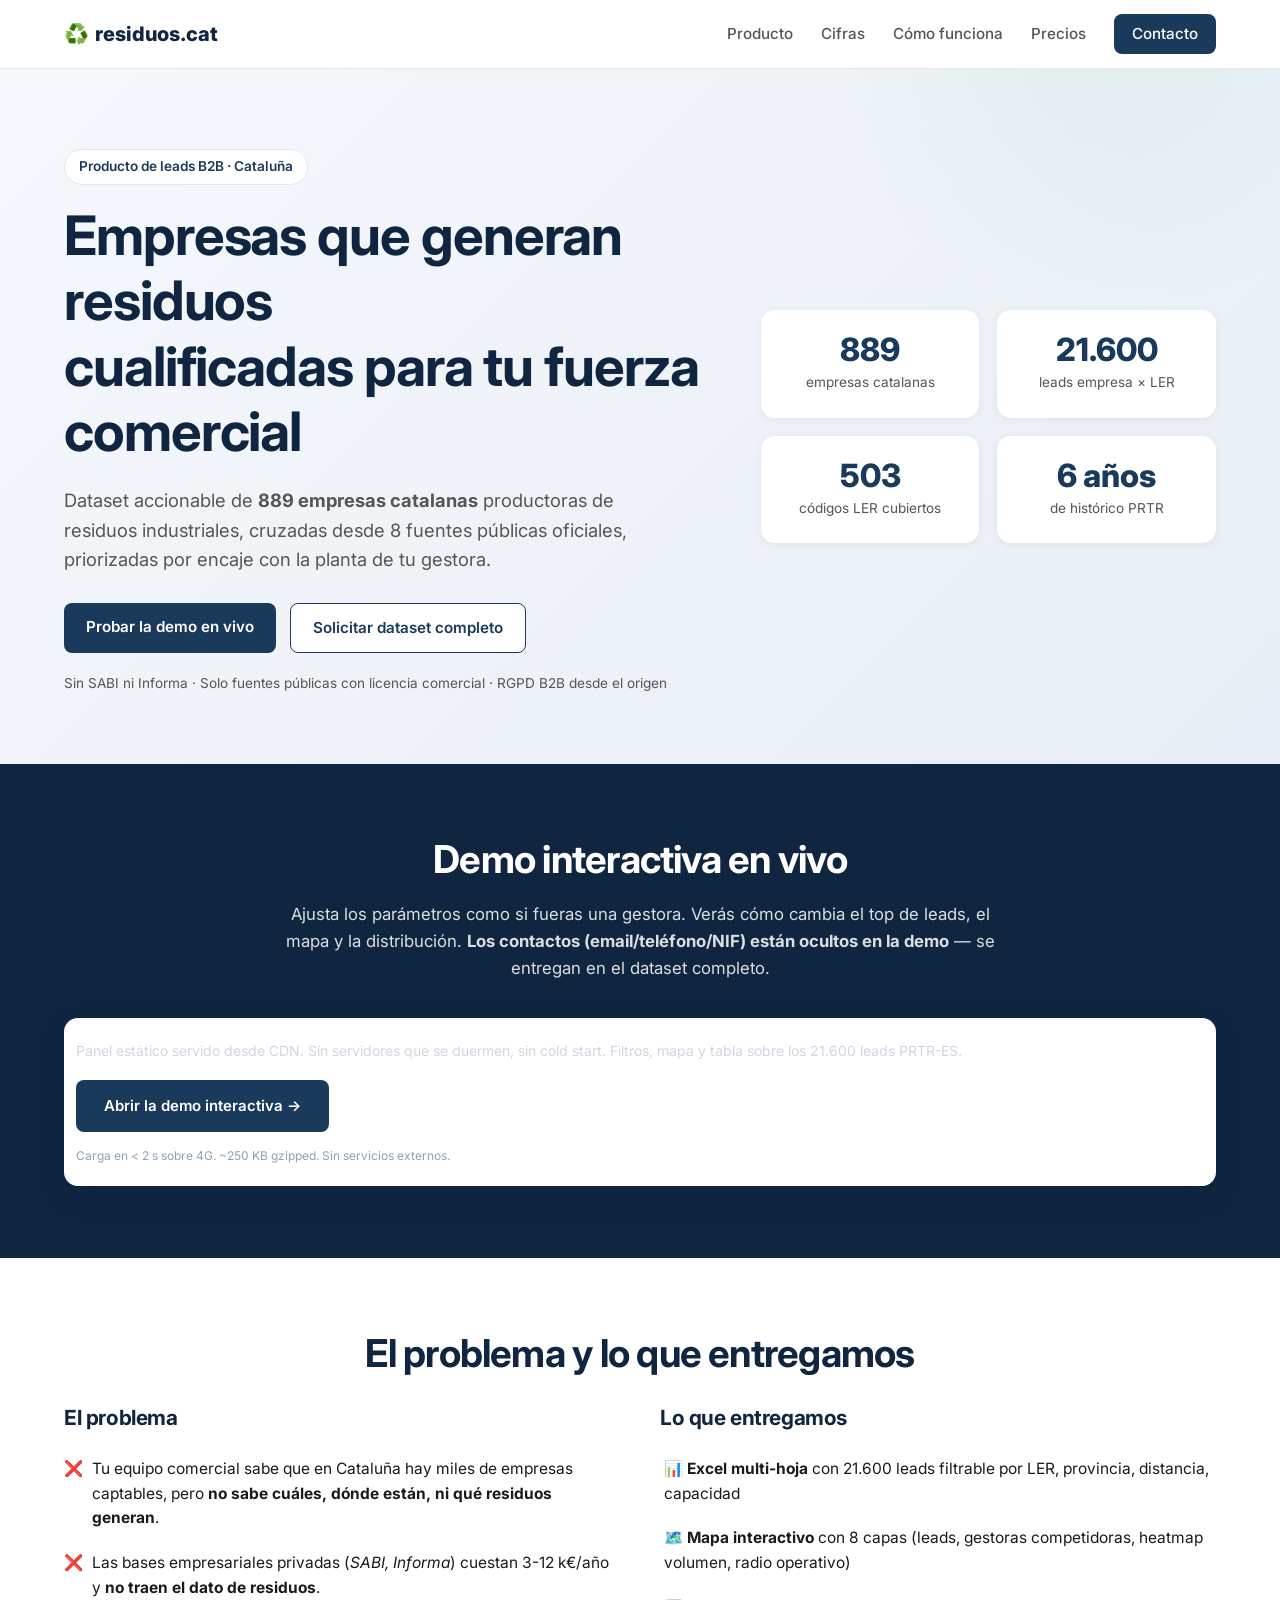
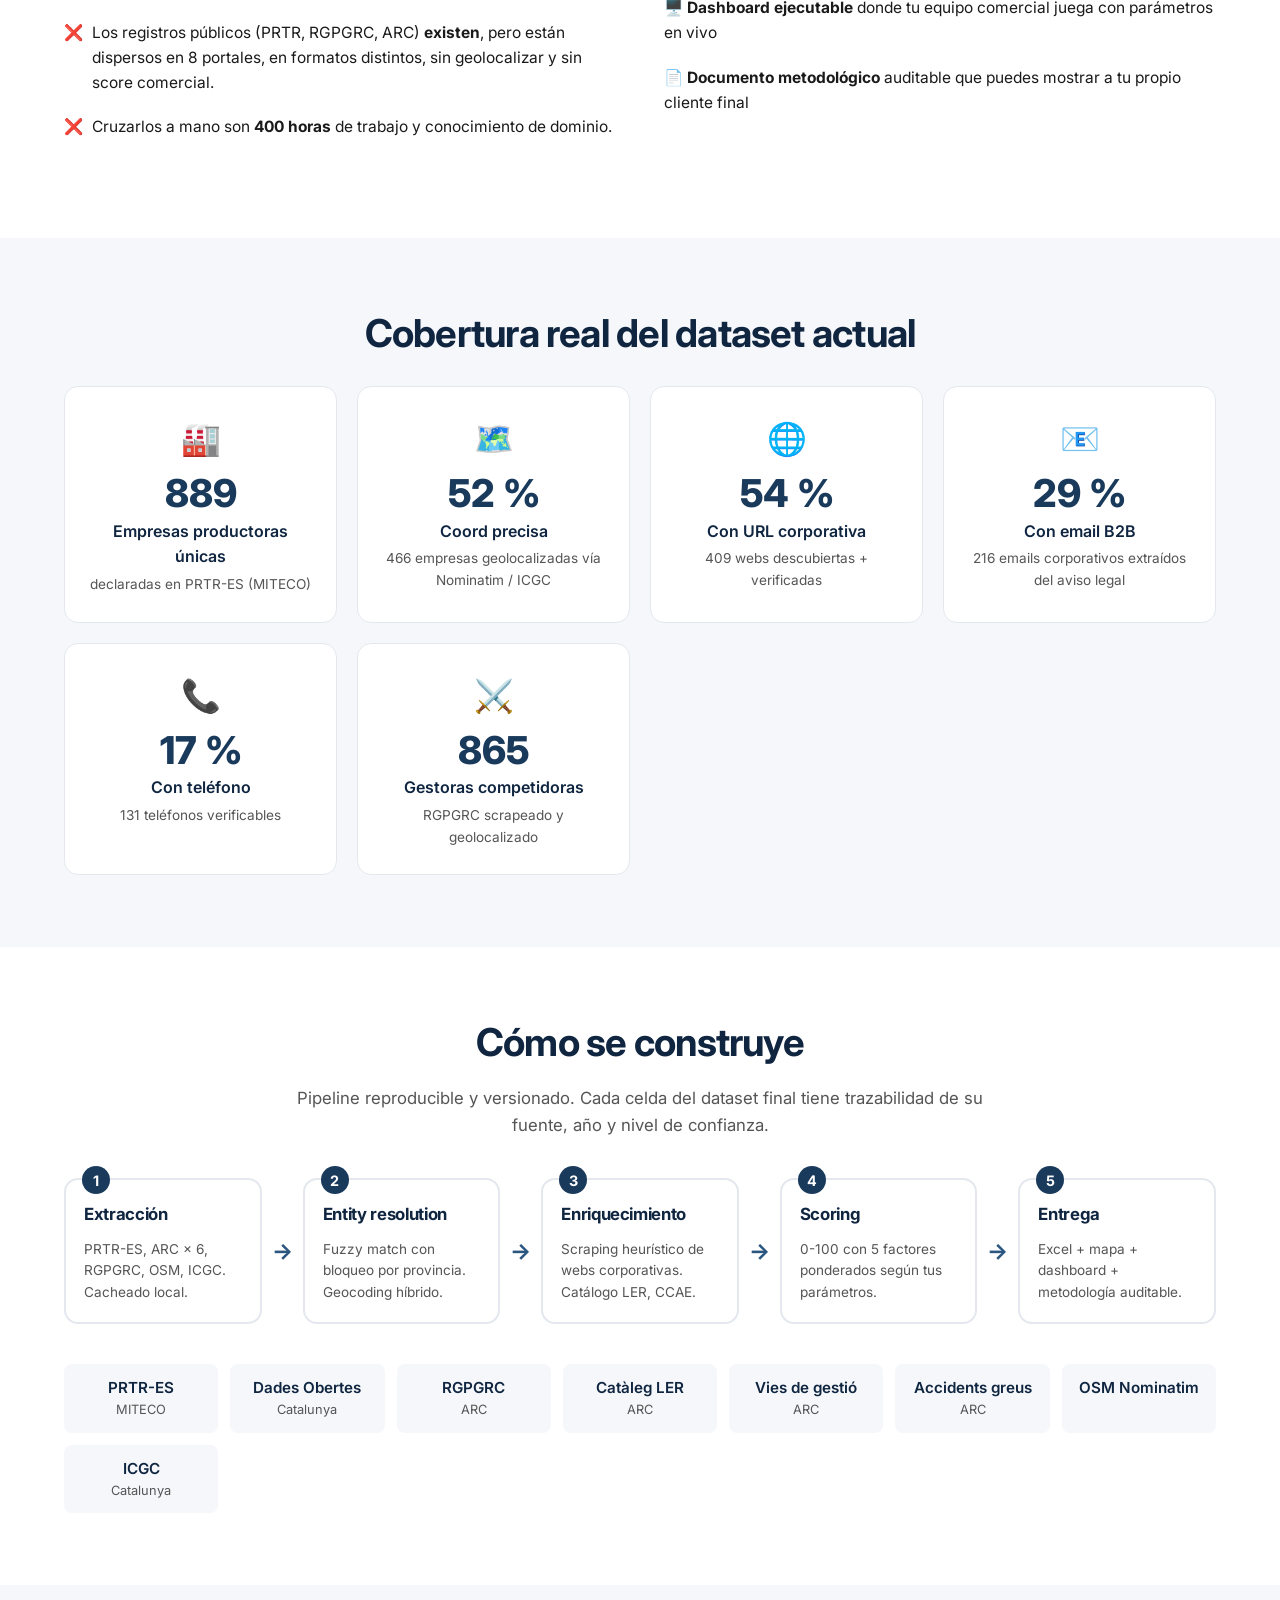
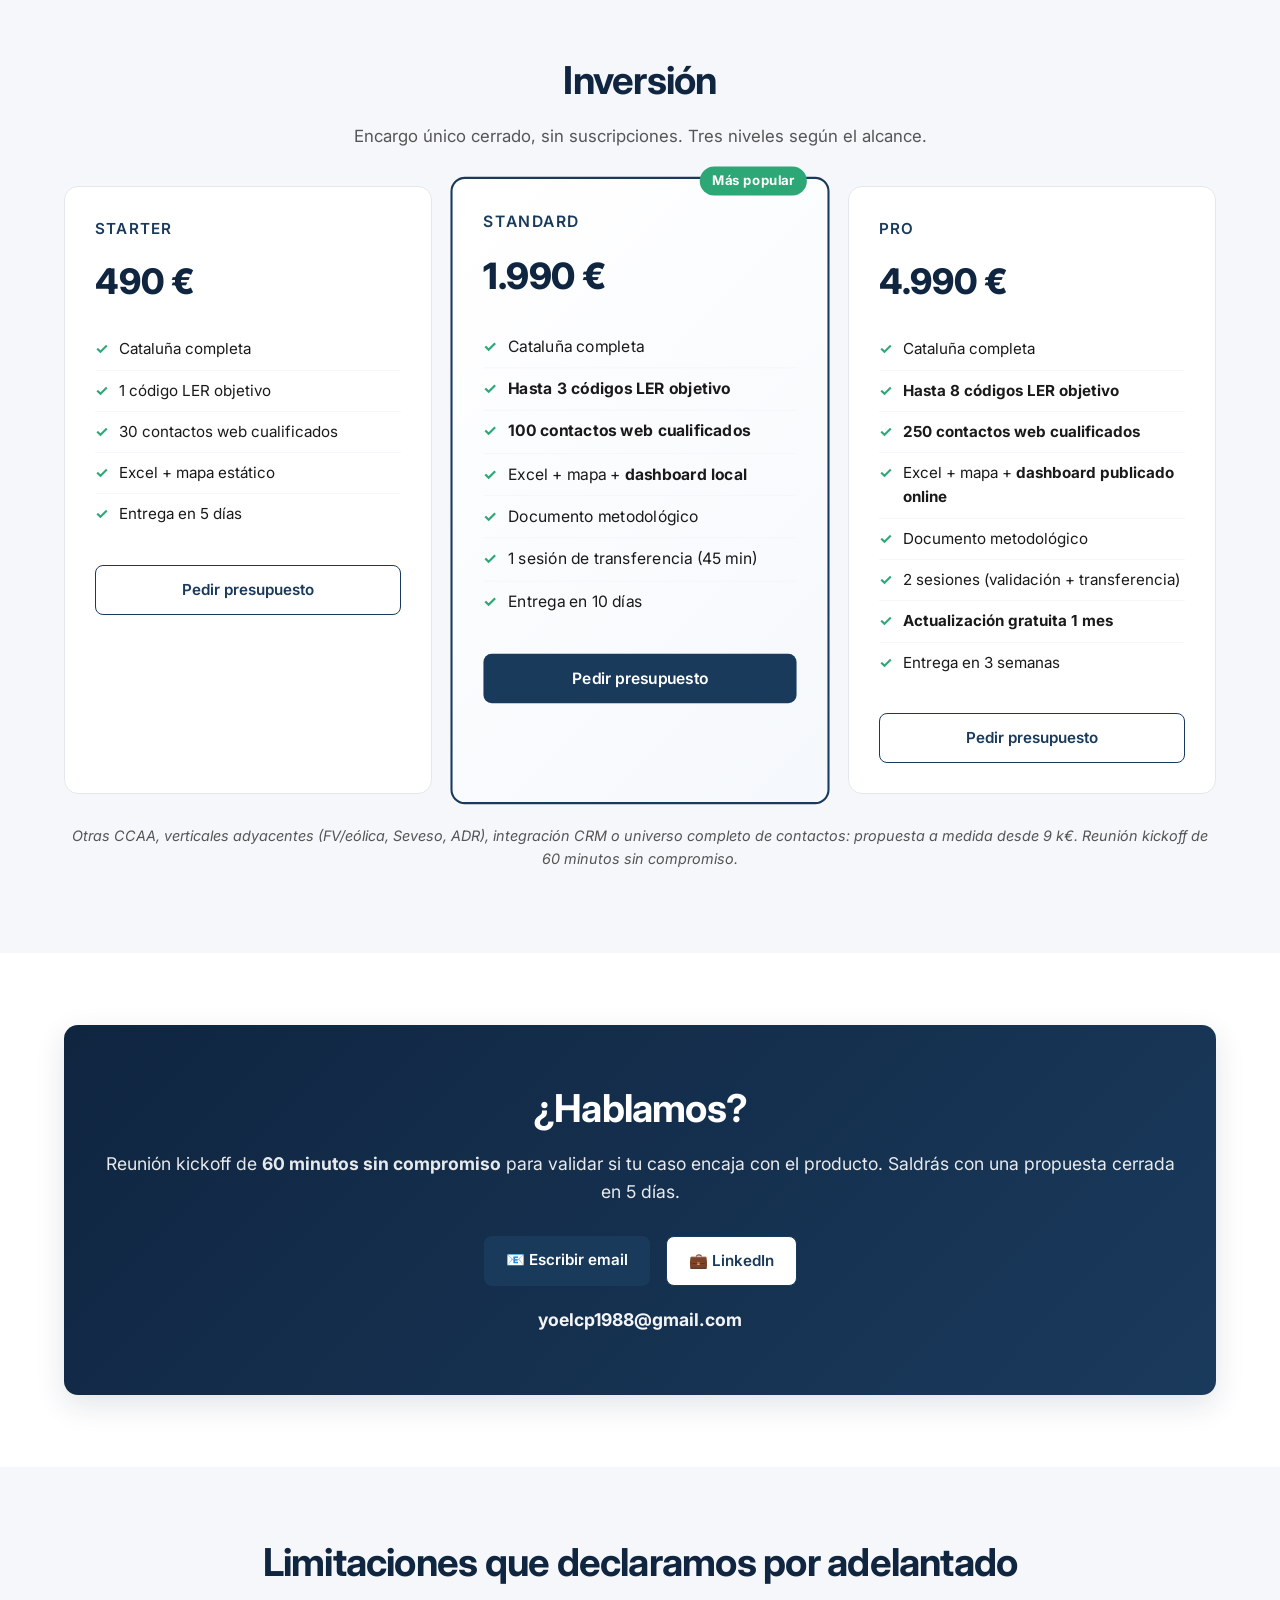
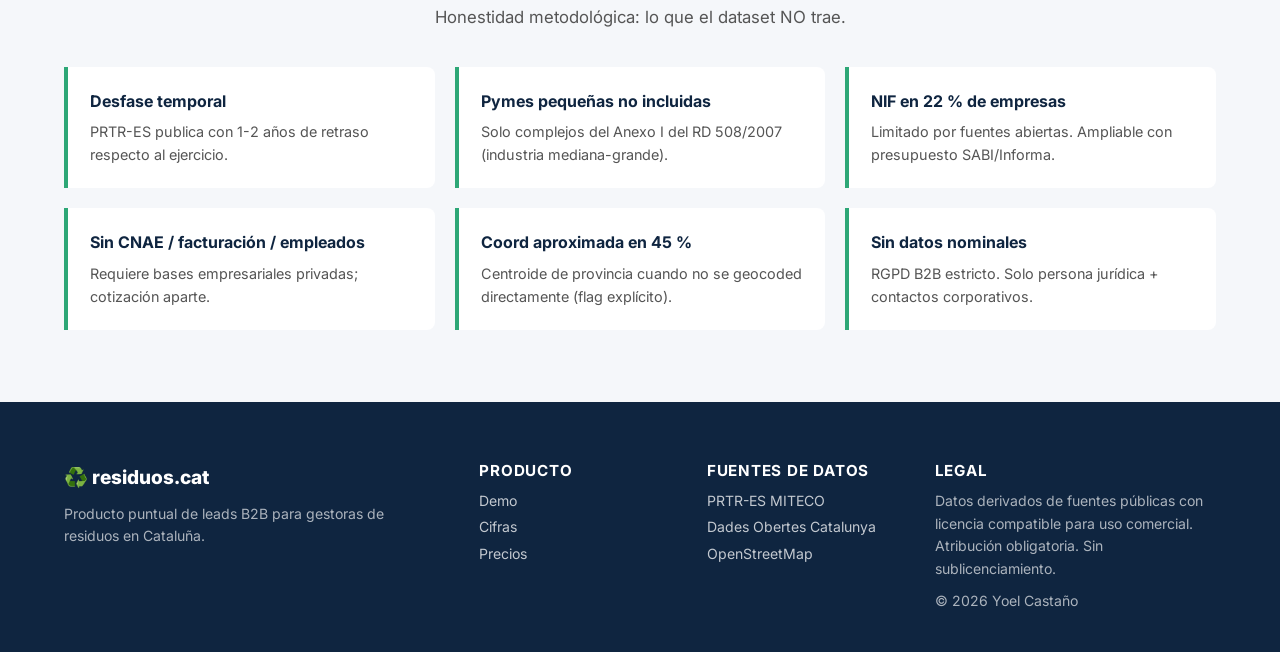
<file: index.html>
<!DOCTYPE html>
<html lang="es">
<head>
  <meta charset="UTF-8">
  <meta name="viewport" content="width=device-width, initial-scale=1.0">
  <!-- Privacidad: NO indexar (subdominio interno, demo cliente) -->
  <meta name="robots" content="noindex, nofollow, noarchive, nosnippet, noimageindex">
  <meta name="googlebot" content="noindex, nofollow, noarchive, nosnippet">
  <meta name="bingbot" content="noindex, nofollow, noarchive, nosnippet">
  <meta name="referrer" content="no-referrer">
  <meta name="description" content="Producto de leads B2B para gestoras de residuos en Cataluña. Dataset accionable desde 8 fuentes públicas: PRTR-ES, RGPGRC, OSM. 889 empresas catalanas geolocalizadas y priorizadas por encaje con tu planta.">
  <meta name="keywords" content="leads residuos, prospección B2B, PRTR-ES, gestoras residuos Catalunya, dataset empresas catalanas">
  <title>Leads de residuos B2B — Inteligencia comercial para gestoras catalanas</title>
  <link rel="icon" href="data:image/svg+xml,%3Csvg xmlns='http://www.w3.org/2000/svg' viewBox='0 0 100 100'%3E%3Ctext y='.9em' font-size='90'%3E%E2%99%BB%EF%B8%8F%3C/text%3E%3C/svg%3E">
  <link rel="stylesheet" href="styles.css">
  <link rel="preconnect" href="https://fonts.googleapis.com">
  <link rel="preconnect" href="https://fonts.gstatic.com" crossorigin>
  <link href="https://fonts.googleapis.com/css2?family=Inter:wght@400;500;600;700;800&display=swap" rel="stylesheet">
</head>
<body>

  <!-- ── HEADER ── -->
  <header class="site-header">
    <div class="container header-inner">
      <a href="#" class="logo">
        ♻️ <span>residuos.cat</span>
      </a>
      <nav class="nav">
        <a href="#producto">Producto</a>
        <a href="#cifras">Cifras</a>
        <a href="#como-funciona">Cómo funciona</a>
        <a href="#precios">Precios</a>
        <a href="#contacto" class="nav-cta">Contacto</a>
      </nav>
    </div>
  </header>

  <!-- ── HERO ── -->
  <section class="hero">
    <div class="container hero-inner">
      <div class="hero-text">
        <span class="eyebrow">Producto de leads B2B · Cataluña</span>
        <h1>Empresas que generan residuos<br>cualificadas para tu fuerza comercial</h1>
        <p class="lead">
          Dataset accionable de <strong>889 empresas catalanas</strong> productoras de residuos
          industriales, cruzadas desde 8 fuentes públicas oficiales, priorizadas por encaje
          con la planta de tu gestora.
        </p>
        <div class="hero-ctas">
          <a href="./demo/" class="btn btn-primary">Probar la demo en vivo</a>
          <a href="#contacto" class="btn btn-secondary">Solicitar dataset completo</a>
        </div>
        <p class="hero-fineprint">
          Sin SABI ni Informa · Solo fuentes públicas con licencia comercial · RGPD B2B desde el origen
        </p>
      </div>
      <div class="hero-stats">
        <div class="stat"><div class="stat-n">889</div><div class="stat-label">empresas catalanas</div></div>
        <div class="stat"><div class="stat-n">21.600</div><div class="stat-label">leads empresa × LER</div></div>
        <div class="stat"><div class="stat-n">503</div><div class="stat-label">códigos LER cubiertos</div></div>
        <div class="stat"><div class="stat-n">6 años</div><div class="stat-label">de histórico PRTR</div></div>
      </div>
    </div>
  </section>

  <!-- ── DEMO ── -->
  <section id="demo" class="section section-dark">
    <div class="container">
      <h2>Demo interactiva en vivo</h2>
      <p class="section-lead">
        Ajusta los parámetros como si fueras una gestora. Verás cómo cambia el top de leads,
        el mapa y la distribución. <strong>Los contactos (email/teléfono/NIF) están ocultos en la
        demo</strong> — se entregan en el dataset completo.
      </p>

      <div class="demo-card">
        <div class="demo-cta">
          <p style="font-size: 14px; color: #cfd6e1; margin-bottom: 18px;">
            Panel estático servido desde CDN. Sin servidores que se duermen,
            sin cold start. Filtros, mapa y tabla sobre los 21.600 leads PRTR-ES.
          </p>
          <a href="./demo/" class="btn btn-primary" style="font-size: 15px; padding: 14px 28px;">
            Abrir la demo interactiva →
          </a>
          <p style="margin-top: 14px; font-size: 12px; color: #8fa0b6;">
            Carga en &lt; 2 s sobre 4G. ~250 KB gzipped. Sin servicios externos.
          </p>
        </div>
      </div>
    </div>
  </section>

  <!-- ── PRODUCTO ── -->
  <section id="producto" class="section">
    <div class="container">
      <h2>El problema y lo que entregamos</h2>

      <div class="two-col">
        <div class="col">
          <h3>El problema</h3>
          <ul class="problem-list">
            <li>Tu equipo comercial sabe que en Cataluña hay miles de empresas captables, pero <strong>no sabe cuáles, dónde están, ni qué residuos generan</strong>.</li>
            <li>Las bases empresariales privadas (<em>SABI, Informa</em>) cuestan 3-12 k€/año y <strong>no traen el dato de residuos</strong>.</li>
            <li>Los registros públicos (PRTR, RGPGRC, ARC) <strong>existen</strong>, pero están dispersos en 8 portales, en formatos distintos, sin geolocalizar y sin score comercial.</li>
            <li>Cruzarlos a mano son <strong>400 horas</strong> de trabajo y conocimiento de dominio.</li>
          </ul>
        </div>
        <div class="col">
          <h3>Lo que entregamos</h3>
          <ul class="solution-list">
            <li>📊 <strong>Excel multi-hoja</strong> con 21.600 leads filtrable por LER, provincia, distancia, capacidad</li>
            <li>🗺️ <strong>Mapa interactivo</strong> con 8 capas (leads, gestoras competidoras, heatmap volumen, radio operativo)</li>
            <li>🖥️ <strong>Dashboard ejecutable</strong> donde tu equipo comercial juega con parámetros en vivo</li>
            <li>📄 <strong>Documento metodológico</strong> auditable que puedes mostrar a tu propio cliente final</li>
          </ul>
        </div>
      </div>
    </div>
  </section>

  <!-- ── CIFRAS ── -->
  <section id="cifras" class="section section-alt">
    <div class="container">
      <h2>Cobertura real del dataset actual</h2>
      <div class="cifras-grid">
        <div class="cifra-card">
          <div class="cifra-icon">🏭</div>
          <div class="cifra-num">889</div>
          <div class="cifra-label">Empresas productoras únicas</div>
          <div class="cifra-sub">declaradas en PRTR-ES (MITECO)</div>
        </div>
        <div class="cifra-card">
          <div class="cifra-icon">🗺️</div>
          <div class="cifra-num">52 %</div>
          <div class="cifra-label">Coord precisa</div>
          <div class="cifra-sub">466 empresas geolocalizadas vía Nominatim / ICGC</div>
        </div>
        <div class="cifra-card">
          <div class="cifra-icon">🌐</div>
          <div class="cifra-num">54 %</div>
          <div class="cifra-label">Con URL corporativa</div>
          <div class="cifra-sub">409 webs descubiertas + verificadas</div>
        </div>
        <div class="cifra-card">
          <div class="cifra-icon">📧</div>
          <div class="cifra-num">29 %</div>
          <div class="cifra-label">Con email B2B</div>
          <div class="cifra-sub">216 emails corporativos extraídos del aviso legal</div>
        </div>
        <div class="cifra-card">
          <div class="cifra-icon">📞</div>
          <div class="cifra-num">17 %</div>
          <div class="cifra-label">Con teléfono</div>
          <div class="cifra-sub">131 teléfonos verificables</div>
        </div>
        <div class="cifra-card">
          <div class="cifra-icon">⚔️</div>
          <div class="cifra-num">865</div>
          <div class="cifra-label">Gestoras competidoras</div>
          <div class="cifra-sub">RGPGRC scrapeado y geolocalizado</div>
        </div>
      </div>
    </div>
  </section>

  <!-- ── CÓMO FUNCIONA ── -->
  <section id="como-funciona" class="section">
    <div class="container">
      <h2>Cómo se construye</h2>
      <p class="section-lead">
        Pipeline reproducible y versionado. Cada celda del dataset final tiene trazabilidad
        de su fuente, año y nivel de confianza.
      </p>

      <div class="pipeline">
        <div class="step">
          <div class="step-num">1</div>
          <h4>Extracción</h4>
          <p>PRTR-ES, ARC × 6, RGPGRC, OSM, ICGC. Cacheado local.</p>
        </div>
        <div class="step-arrow">→</div>
        <div class="step">
          <div class="step-num">2</div>
          <h4>Entity resolution</h4>
          <p>Fuzzy match con bloqueo por provincia. Geocoding híbrido.</p>
        </div>
        <div class="step-arrow">→</div>
        <div class="step">
          <div class="step-num">3</div>
          <h4>Enriquecimiento</h4>
          <p>Scraping heurístico de webs corporativas. Catálogo LER, CCAE.</p>
        </div>
        <div class="step-arrow">→</div>
        <div class="step">
          <div class="step-num">4</div>
          <h4>Scoring</h4>
          <p>0-100 con 5 factores ponderados según tus parámetros.</p>
        </div>
        <div class="step-arrow">→</div>
        <div class="step">
          <div class="step-num">5</div>
          <h4>Entrega</h4>
          <p>Excel + mapa + dashboard + metodología auditable.</p>
        </div>
      </div>

      <div class="fuentes-grid">
        <div class="fuente">PRTR-ES <small>MITECO</small></div>
        <div class="fuente">Dades Obertes <small>Catalunya</small></div>
        <div class="fuente">RGPGRC <small>ARC</small></div>
        <div class="fuente">Catàleg LER <small>ARC</small></div>
        <div class="fuente">Vies de gestió <small>ARC</small></div>
        <div class="fuente">Accidents greus <small>ARC</small></div>
        <div class="fuente">OSM Nominatim</div>
        <div class="fuente">ICGC <small>Catalunya</small></div>
      </div>
    </div>
  </section>

  <!-- ── PRECIOS ── -->
  <section id="precios" class="section section-alt">
    <div class="container">
      <h2>Inversión</h2>
      <p class="section-lead">Encargo único cerrado, sin suscripciones. Tres niveles según el alcance.</p>

      <div class="pricing-grid">
        <div class="price-card">
          <div class="price-tier">Starter</div>
          <div class="price-num">490 €</div>
          <ul>
            <li>Cataluña completa</li>
            <li>1 código LER objetivo</li>
            <li>30 contactos web cualificados</li>
            <li>Excel + mapa estático</li>
            <li>Entrega en 5 días</li>
          </ul>
          <a href="#contacto" class="btn btn-secondary btn-block">Pedir presupuesto</a>
        </div>

        <div class="price-card price-card-featured">
          <div class="price-badge">Más popular</div>
          <div class="price-tier">Standard</div>
          <div class="price-num">1.990 €</div>
          <ul>
            <li>Cataluña completa</li>
            <li><strong>Hasta 3 códigos LER objetivo</strong></li>
            <li><strong>100 contactos web cualificados</strong></li>
            <li>Excel + mapa + <strong>dashboard local</strong></li>
            <li>Documento metodológico</li>
            <li>1 sesión de transferencia (45 min)</li>
            <li>Entrega en 10 días</li>
          </ul>
          <a href="#contacto" class="btn btn-primary btn-block">Pedir presupuesto</a>
        </div>

        <div class="price-card">
          <div class="price-tier">Pro</div>
          <div class="price-num">4.990 €</div>
          <ul>
            <li>Cataluña completa</li>
            <li><strong>Hasta 8 códigos LER objetivo</strong></li>
            <li><strong>250 contactos web cualificados</strong></li>
            <li>Excel + mapa + <strong>dashboard publicado online</strong></li>
            <li>Documento metodológico</li>
            <li>2 sesiones (validación + transferencia)</li>
            <li><strong>Actualización gratuita 1 mes</strong></li>
            <li>Entrega en 3 semanas</li>
          </ul>
          <a href="#contacto" class="btn btn-secondary btn-block">Pedir presupuesto</a>
        </div>
      </div>

      <p class="pricing-note">
        Otras CCAA, verticales adyacentes (FV/eólica, Seveso, ADR), integración CRM
        o universo completo de contactos: propuesta a medida desde 9 k€.
        Reunión kickoff de 60 minutos sin compromiso.
      </p>
    </div>
  </section>

  <!-- ── CONTACTO ── -->
  <section id="contacto" class="section">
    <div class="container">
      <div class="contact-box">
        <h2>¿Hablamos?</h2>
        <p>
          Reunión kickoff de <strong>60 minutos sin compromiso</strong> para validar si tu caso
          encaja con el producto. Saldrás con una propuesta cerrada en 5 días.
        </p>

        <div class="contact-methods">
          <a href="mailto:yoelcp1988@gmail.com?subject=Producto%20leads%20residuos%20-%20Consulta&body=Hola%2C%0A%0AEstoy%20interesado%2Fa%20en%20conocer%20el%20producto%20de%20leads%20de%20residuos.%0A%0AEmpresa%3A%20%5B...%5D%0AZona%20operativa%3A%20%5B...%5D%0AC%C3%B3digos%20LER%20de%20inter%C3%A9s%3A%20%5B...%5D%0A%0AGracias."
             class="btn btn-primary">
            📧 Escribir email
          </a>
          <a href="https://www.linkedin.com/in/yoelcastanopeon/" target="_blank" rel="noopener" class="btn btn-secondary">
            💼 LinkedIn
          </a>
        </div>

        <div class="contact-direct">
          <strong>yoelcp1988@gmail.com</strong>
        </div>
      </div>
    </div>
  </section>

  <!-- ── LIMITACIONES (transparencia) ── -->
  <section class="section section-alt">
    <div class="container">
      <h2>Limitaciones que declaramos por adelantado</h2>
      <p class="section-lead">Honestidad metodológica: lo que el dataset NO trae.</p>

      <div class="limits-grid">
        <div class="limit">
          <strong>Desfase temporal</strong>
          <p>PRTR-ES publica con 1-2 años de retraso respecto al ejercicio.</p>
        </div>
        <div class="limit">
          <strong>Pymes pequeñas no incluidas</strong>
          <p>Solo complejos del Anexo I del RD 508/2007 (industria mediana-grande).</p>
        </div>
        <div class="limit">
          <strong>NIF en 22 % de empresas</strong>
          <p>Limitado por fuentes abiertas. Ampliable con presupuesto SABI/Informa.</p>
        </div>
        <div class="limit">
          <strong>Sin CNAE / facturación / empleados</strong>
          <p>Requiere bases empresariales privadas; cotización aparte.</p>
        </div>
        <div class="limit">
          <strong>Coord aproximada en 45 %</strong>
          <p>Centroide de provincia cuando no se geocoded directamente (flag explícito).</p>
        </div>
        <div class="limit">
          <strong>Sin datos nominales</strong>
          <p>RGPD B2B estricto. Solo persona jurídica + contactos corporativos.</p>
        </div>
      </div>
    </div>
  </section>

  <!-- ── FOOTER ── -->
  <footer class="site-footer">
    <div class="container footer-inner">
      <div class="footer-col">
        <div class="logo">♻️ residuos.cat</div>
        <p>Producto puntual de leads B2B para gestoras de residuos en Cataluña.</p>
      </div>
      <div class="footer-col">
        <h5>Producto</h5>
        <a href="#demo">Demo</a>
        <a href="#cifras">Cifras</a>
        <a href="#precios">Precios</a>
      </div>
      <div class="footer-col">
        <h5>Fuentes de datos</h5>
        <a href="https://prtr-es.miteco.gob.es/" target="_blank" rel="noopener">PRTR-ES MITECO</a>
        <a href="https://analisi.transparenciacatalunya.cat/" target="_blank" rel="noopener">Dades Obertes Catalunya</a>
        <a href="https://www.openstreetmap.org/" target="_blank" rel="noopener">OpenStreetMap</a>
      </div>
      <div class="footer-col">
        <h5>Legal</h5>
        <p>Datos derivados de fuentes públicas con licencia compatible para uso comercial. Atribución obligatoria. Sin sublicenciamiento.</p>
        <p>© 2026 Yoel Castaño</p>
      </div>
    </div>
  </footer>

  <script>
    // Smooth scroll para anchors
    document.querySelectorAll('a[href^="#"]').forEach(a => {
      a.addEventListener('click', e => {
        const target = document.querySelector(a.getAttribute('href'));
        if (target) {
          e.preventDefault();
          target.scrollIntoView({behavior: 'smooth', block: 'start'});
        }
      });
    });

    // La demo ahora es un panel estático servido desde la misma CDN (web/demo/).
    // No hay iframe que vigilar.
  </script>
</body>
</html>
</file>
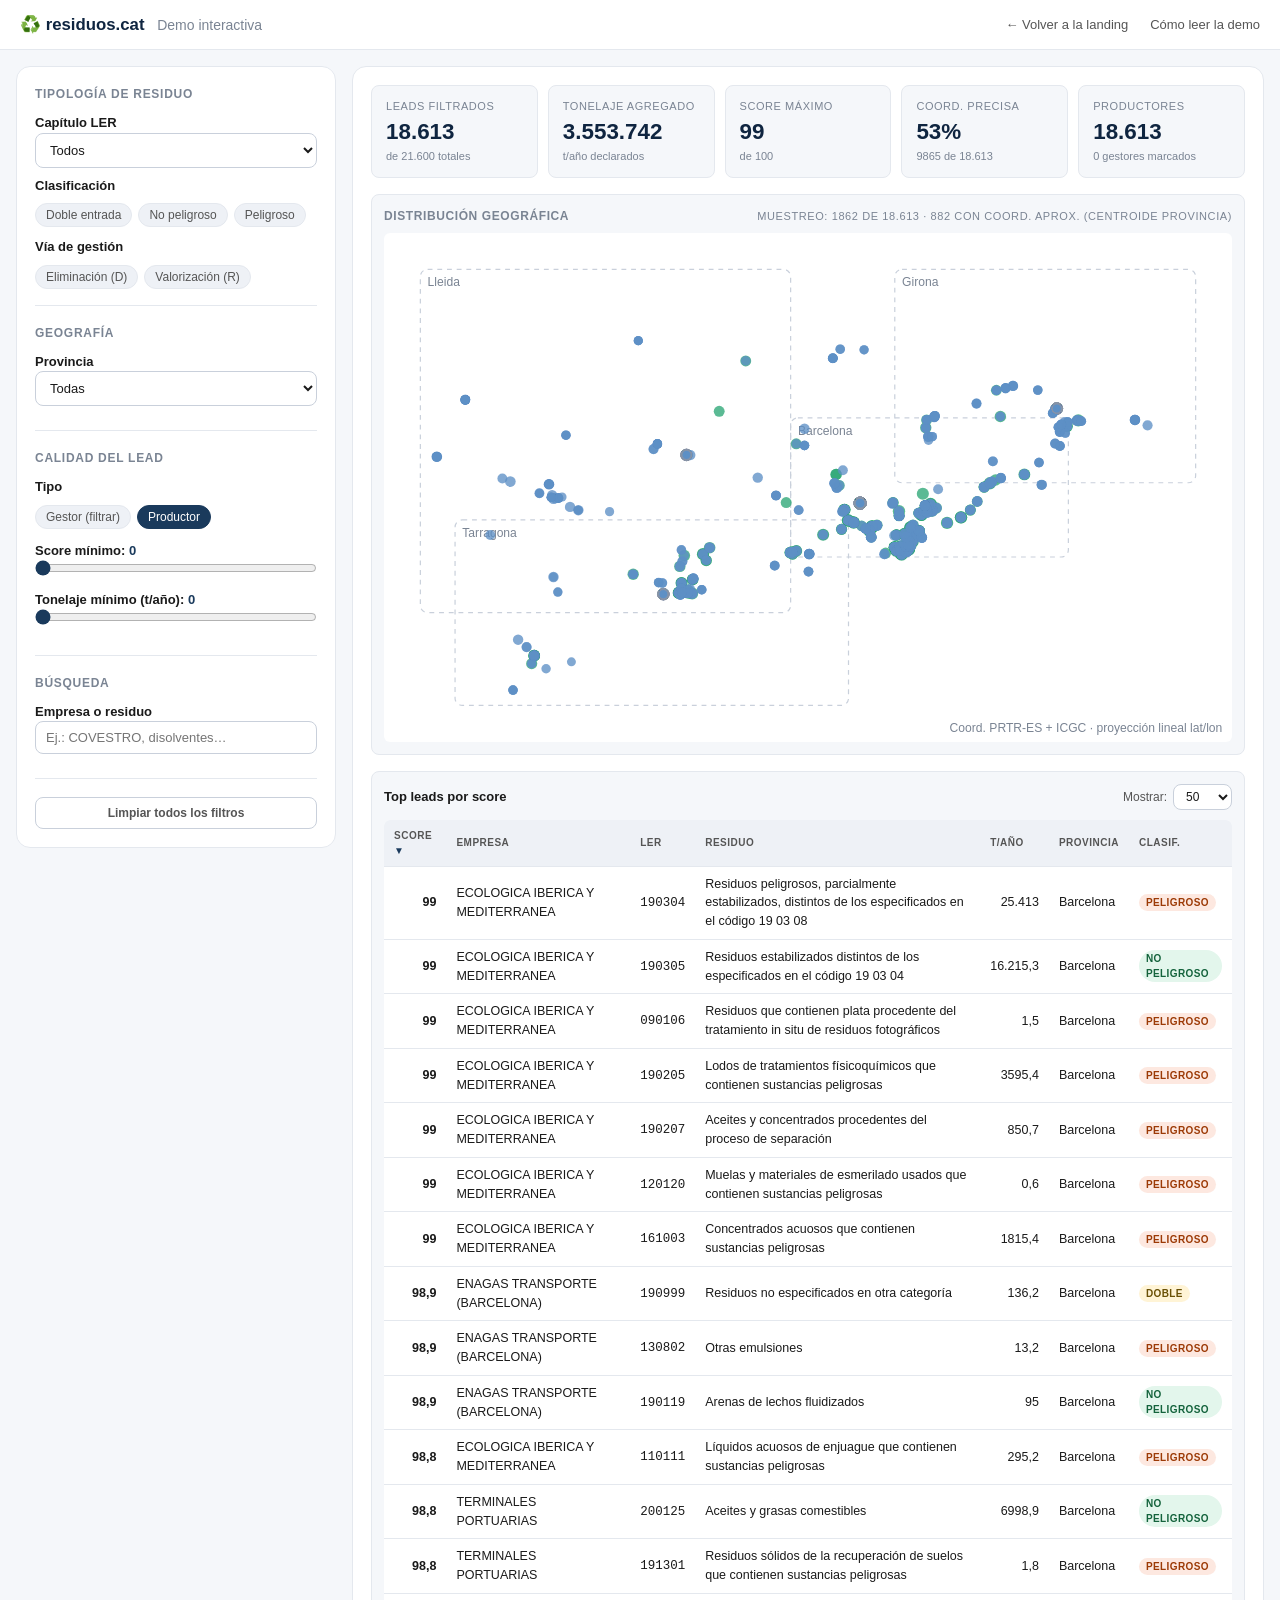
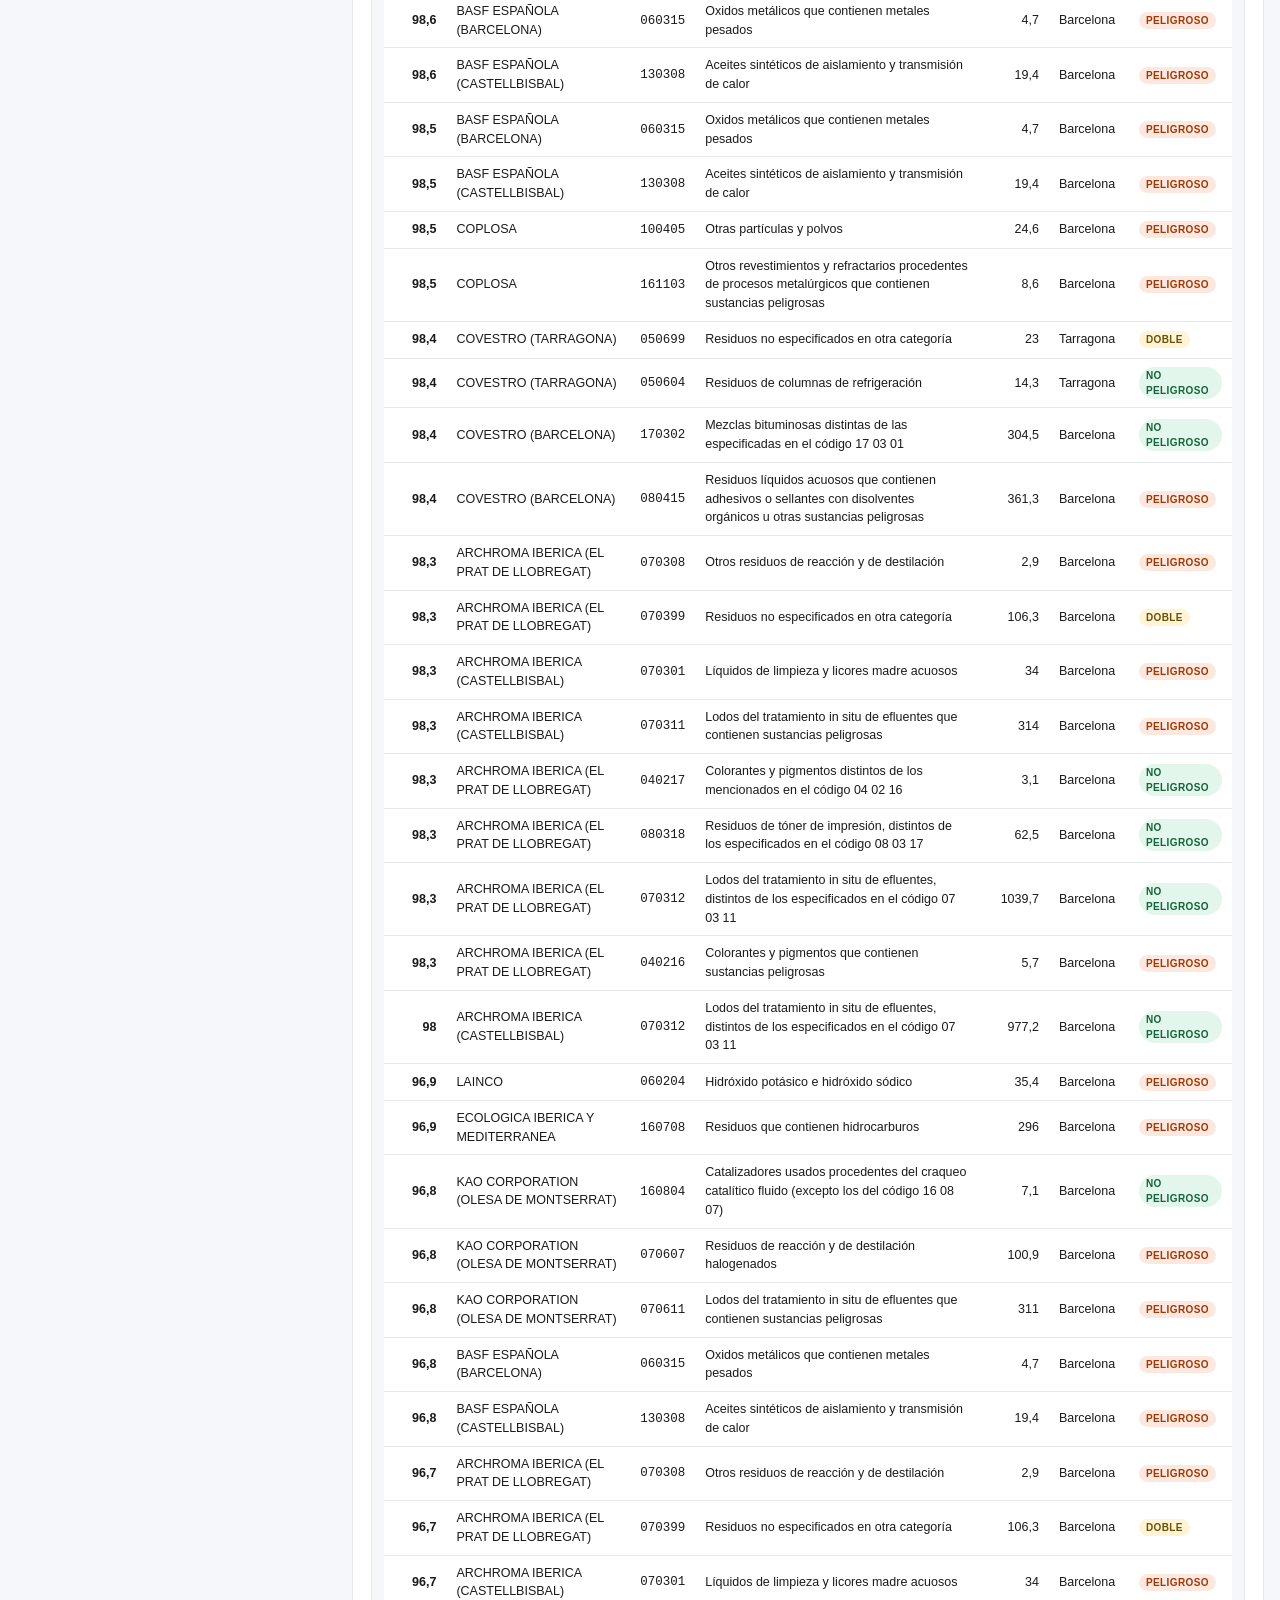
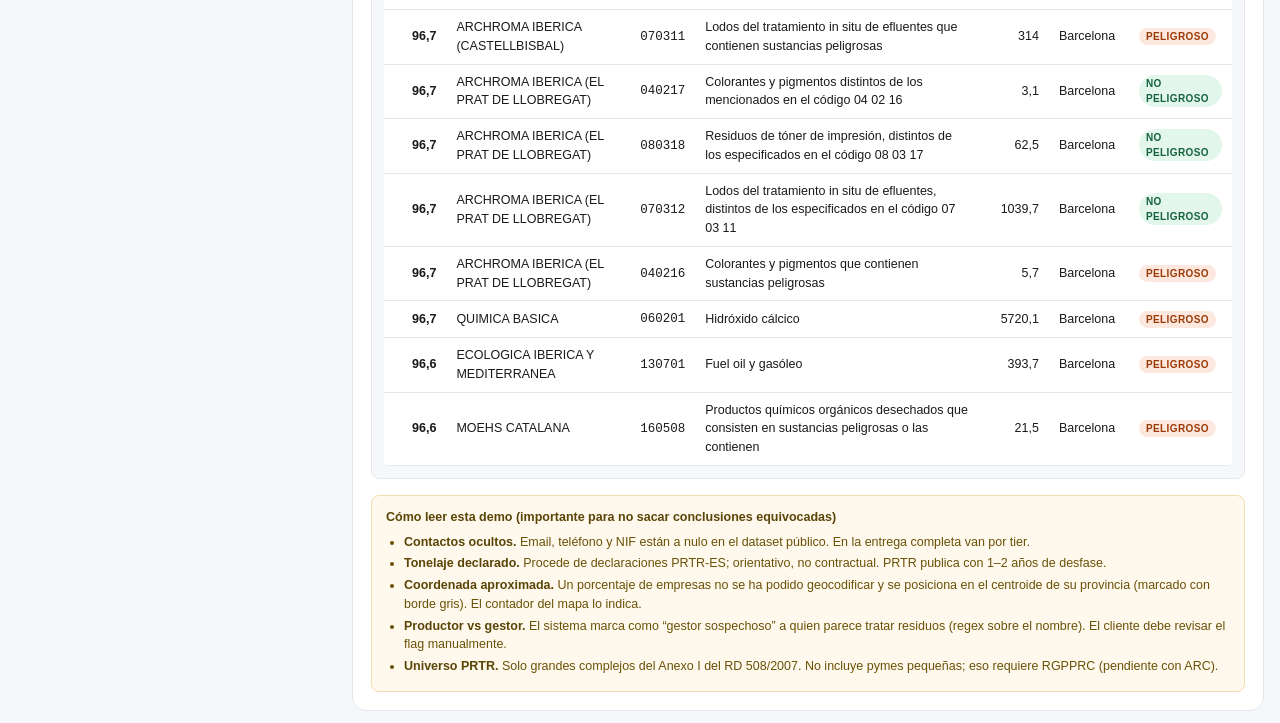
<file: demo/index.html>
<!doctype html>
<html lang="es">
<head>
  <meta charset="utf-8">
  <meta name="viewport" content="width=device-width, initial-scale=1">
  <meta name="robots" content="noindex, nofollow">
  <title>Demo — residuos.cat</title>
  <link rel="icon" href="data:image/svg+xml,%3Csvg xmlns='http://www.w3.org/2000/svg' viewBox='0 0 100 100'%3E%3Ctext y='.9em' font-size='90'%3E%E2%99%BB%EF%B8%8F%3C/text%3E%3C/svg%3E">
  <style>
    :root {
      --primary: #1a3a5c;
      --primary-dark: #0f2540;
      --primary-light: #2a5680;
      --accent: #2da776;
      --accent-light: #44c290;
      --warn: #c97a1f;
      --text: #1a1a1a;
      --text-soft: #555;
      --text-mute: #7a8493;
      --bg: #ffffff;
      --bg-alt: #f5f7fa;
      --bg-sunken: #eef1f6;
      --border: #e4e8ee;
      --border-strong: #c9d0db;
      --shadow: 0 2px 8px rgba(15, 37, 64, 0.06);
      --shadow-lg: 0 10px 30px rgba(15, 37, 64, 0.12);
      --radius: 8px;
      --radius-lg: 14px;
    }
    * { box-sizing: border-box; margin: 0; padding: 0; }
    html, body { height: 100%; }
    body {
      font-family: 'Inter', -apple-system, BlinkMacSystemFont, 'Segoe UI', Roboto, sans-serif;
      font-size: 14px;
      line-height: 1.5;
      color: var(--text);
      background: var(--bg-alt);
      -webkit-font-smoothing: antialiased;
    }
    a { color: var(--primary); text-decoration: none; }
    a:hover { text-decoration: underline; }

    /* ── Header ─────────────────────────────────────── */
    .topbar {
      display: flex; align-items: center; justify-content: space-between;
      padding: 12px 20px; background: #fff; border-bottom: 1px solid var(--border);
      position: sticky; top: 0; z-index: 50;
    }
    .topbar .brand { font-weight: 800; color: var(--primary-dark); font-size: 1.05rem; }
    .topbar .brand small { font-weight: 500; color: var(--text-mute); margin-left: 8px; }
    .topbar nav a { font-size: 13px; color: var(--text-soft); margin-left: 18px; }
    .topbar nav a:focus-visible, .topbar nav a:hover { color: var(--primary); }

    /* ── Loader ─────────────────────────────────────── */
    #loader {
      position: fixed; inset: 0; background: var(--bg-alt);
      display: flex; align-items: center; justify-content: center;
      z-index: 100; transition: opacity .35s ease;
    }
    #loader.done { opacity: 0; pointer-events: none; }
    .loader-card {
      background: #fff; padding: 28px 32px; border-radius: var(--radius-lg);
      box-shadow: var(--shadow-lg); width: min(440px, 90%); text-align: center;
    }
    .loader-card h2 { color: var(--primary-dark); font-size: 1.05rem; margin-bottom: 6px; }
    .loader-card p  { color: var(--text-mute); font-size: 13px; margin-bottom: 18px; }
    .progress-track {
      height: 6px; width: 100%; background: var(--bg-sunken);
      border-radius: 99px; overflow: hidden;
    }
    .progress-bar {
      height: 100%; width: 4%; background: var(--accent);
      border-radius: 99px; transition: width .25s ease;
    }
    .progress-label {
      margin-top: 10px; font-size: 12px; color: var(--text-mute);
      font-variant-numeric: tabular-nums;
    }

    /* ── Layout principal ───────────────────────────── */
    main { display: grid; grid-template-columns: 320px 1fr; gap: 16px; padding: 16px; }
    @media (max-width: 900px) { main { grid-template-columns: 1fr; } }

    aside.filters, section.results {
      background: #fff; border: 1px solid var(--border);
      border-radius: var(--radius-lg); padding: 18px;
    }
    aside.filters { position: sticky; top: 60px; align-self: start; max-height: calc(100vh - 80px); overflow-y: auto; }

    .filter-block { margin-bottom: 18px; padding-bottom: 16px; border-bottom: 1px solid var(--border); }
    .filter-block:last-child { border-bottom: 0; margin-bottom: 0; }
    .filter-block h3 {
      font-size: 12px; text-transform: uppercase; letter-spacing: .06em;
      color: var(--text-mute); margin-bottom: 10px; font-weight: 700;
    }

    label.field { display: block; font-size: 13px; color: var(--text-soft); margin-bottom: 8px; }
    label.field strong { color: var(--text); font-weight: 600; }

    select, input[type="text"], input[type="number"] {
      width: 100%; padding: 8px 10px; border: 1px solid var(--border-strong);
      border-radius: var(--radius); font-family: inherit; font-size: 13px;
      background: #fff; color: var(--text);
    }
    select:focus-visible, input:focus-visible {
      outline: 2px solid var(--primary-light); outline-offset: 1px; border-color: var(--primary);
    }

    input[type="range"] { width: 100%; accent-color: var(--primary); }

    .chips { display: flex; flex-wrap: wrap; gap: 6px; }
    .chip {
      display: inline-flex; align-items: center; gap: 4px;
      background: var(--bg-sunken); border: 1px solid var(--border);
      border-radius: 99px; padding: 4px 10px; font-size: 12px;
      cursor: pointer; user-select: none; color: var(--text-soft);
    }
    .chip:hover { background: var(--border); }
    .chip[aria-pressed="true"] {
      background: var(--primary); color: #fff; border-color: var(--primary);
    }
    .chip:focus-visible { outline: 2px solid var(--primary-light); outline-offset: 1px; }

    .reset-btn {
      width: 100%; padding: 8px 12px; background: #fff;
      border: 1px solid var(--border-strong); border-radius: var(--radius);
      color: var(--text-soft); cursor: pointer; font-size: 12px; font-weight: 600;
    }
    .reset-btn:hover { background: var(--bg-sunken); }

    /* ── KPIs ───────────────────────────────────────── */
    .kpis {
      display: grid; grid-template-columns: repeat(auto-fit, minmax(140px, 1fr));
      gap: 10px; margin-bottom: 16px;
    }
    .kpi {
      background: var(--bg-alt); border: 1px solid var(--border);
      border-radius: var(--radius); padding: 12px 14px;
    }
    .kpi .label { font-size: 11px; text-transform: uppercase; color: var(--text-mute); letter-spacing: .05em; }
    .kpi .value { font-size: 1.4rem; font-weight: 800; color: var(--primary-dark); font-variant-numeric: tabular-nums; }
    .kpi .sub { font-size: 11px; color: var(--text-mute); }

    /* ── Mapa SVG ───────────────────────────────────── */
    .map-wrap {
      background: var(--bg-alt); border: 1px solid var(--border);
      border-radius: var(--radius); padding: 12px; margin-bottom: 16px;
    }
    .map-wrap h3 {
      font-size: 12px; text-transform: uppercase; letter-spacing: .05em;
      color: var(--text-mute); margin-bottom: 8px; font-weight: 700;
      display: flex; justify-content: space-between; align-items: center;
    }
    svg.map { display: block; width: 100%; height: auto; background: #fff; border-radius: 6px; }
    svg.map rect.prov-box { fill: none; stroke: var(--border-strong); stroke-dasharray: 4 4; }
    svg.map text.prov-label { font-size: 10px; fill: var(--text-mute); font-family: inherit; }
    svg.map circle.dot { transition: r .15s ease; }
    svg.map circle.dot:hover { stroke: var(--primary-dark); stroke-width: 1.2; }
    svg.map .legend { font-size: 10px; fill: var(--text-mute); }

    /* ── Tabla ─────────────────────────────────────── */
    .table-wrap {
      background: var(--bg-alt); border: 1px solid var(--border);
      border-radius: var(--radius); padding: 12px; overflow-x: auto;
    }
    .table-toolbar {
      display: flex; align-items: center; justify-content: space-between;
      margin-bottom: 10px; gap: 12px; flex-wrap: wrap;
    }
    .table-toolbar h3 { font-size: 13px; color: var(--text); }
    .topn { display: inline-flex; align-items: center; gap: 6px; font-size: 12px; color: var(--text-soft); }
    .topn select { width: auto; padding: 4px 8px; font-size: 12px; }
    table.leads { width: 100%; border-collapse: collapse; background: #fff; border-radius: 6px; overflow: hidden; }
    table.leads th, table.leads td {
      padding: 8px 10px; text-align: left; font-size: 12.5px;
      border-bottom: 1px solid var(--border);
    }
    table.leads th {
      background: var(--bg-sunken); color: var(--text-soft);
      font-weight: 600; text-transform: uppercase; font-size: 10px;
      letter-spacing: .05em; cursor: pointer; user-select: none;
      position: sticky; top: 0;
    }
    table.leads th[aria-sort="ascending"]::after { content: " ▲"; color: var(--primary); }
    table.leads th[aria-sort="descending"]::after { content: " ▼"; color: var(--primary); }
    table.leads td.num { text-align: right; font-variant-numeric: tabular-nums; }
    table.leads tr:hover td { background: var(--bg-alt); }
    .tag {
      display: inline-block; padding: 1px 7px; border-radius: 99px;
      font-size: 10px; font-weight: 600; text-transform: uppercase; letter-spacing: .04em;
    }
    .tag-danger  { background: #fde8e0; color: #9c3a06; }
    .tag-safe    { background: #e3f6ec; color: #14633c; }
    .tag-mixed   { background: #fff4d6; color: #6a5106; }
    .tag-mute    { background: var(--bg-sunken); color: var(--text-mute); }
    .tag-gestor  { background: #ffe4e6; color: #881337; }
    .empty {
      padding: 60px 20px; text-align: center; color: var(--text-mute);
      background: #fff; border-radius: 6px;
    }

    /* ── Caveats ───────────────────────────────────── */
    .caveats {
      margin-top: 16px; padding: 12px 14px;
      background: #fff8ed; border: 1px solid #f5dcb0; border-radius: var(--radius);
      color: #6a5106; font-size: 12.5px;
    }
    .caveats strong { color: #5a4506; }
    .caveats ul { margin: 6px 0 0 18px; }
    .caveats li { margin-bottom: 3px; }

    .sr-only {
      position: absolute; width: 1px; height: 1px; padding: 0; margin: -1px;
      overflow: hidden; clip: rect(0,0,0,0); border: 0;
    }
  </style>
</head>
<body>
  <header class="topbar">
    <div class="brand">♻️ residuos.cat <small>Demo interactiva</small></div>
    <nav>
      <a href="/">← Volver a la landing</a>
      <a href="#caveats">Cómo leer la demo</a>
    </nav>
  </header>

  <div id="loader" role="status" aria-live="polite">
    <div class="loader-card">
      <h2 id="loader-title">Cargando el dataset</h2>
      <p id="loader-detail">21.600 leads PRTR-ES de Cataluña. Sin servicios externos.</p>
      <div class="progress-track" aria-hidden="true">
        <div class="progress-bar" id="progress-bar"></div>
      </div>
      <div class="progress-label" id="progress-label">Preparando…</div>
    </div>
  </div>

  <main hidden id="app">
    <aside class="filters" aria-label="Filtros">
      <div class="filter-block">
        <h3>Tipología de residuo</h3>
        <label class="field" for="f-chapter">
          <strong>Capítulo LER</strong>
          <select id="f-chapter" aria-describedby="hint-chapter"><option value="">Todos</option></select>
        </label>
        <small id="hint-chapter" class="sr-only">Filtra por el capítulo del Catálogo Europeo de Residuos.</small>
        <label class="field"><strong>Clasificación</strong></label>
        <div class="chips" id="f-clasificacion" role="group" aria-label="Clasificación de peligrosidad"></div>
        <label class="field" style="margin-top:10px"><strong>Vía de gestión</strong></label>
        <div class="chips" id="f-treatment" role="group" aria-label="Vía de gestión"></div>
      </div>

      <div class="filter-block">
        <h3>Geografía</h3>
        <label class="field" for="f-provincia">
          <strong>Provincia</strong>
          <select id="f-provincia"><option value="">Todas</option></select>
        </label>
      </div>

      <div class="filter-block">
        <h3>Calidad del lead</h3>
        <label class="field"><strong>Tipo</strong></label>
        <div class="chips" id="f-lead-type" role="group" aria-label="Tipo de lead"></div>
        <label class="field" for="f-score" style="margin-top:12px">
          <strong>Score mínimo:</strong>
          <span id="f-score-val" style="color:var(--primary); font-weight:700">0</span>
          <input id="f-score" type="range" min="0" max="100" step="1" value="0">
        </label>
        <label class="field" for="f-tonnes">
          <strong>Tonelaje mínimo (t/año):</strong>
          <span id="f-tonnes-val" style="color:var(--primary); font-weight:700">0</span>
          <input id="f-tonnes" type="range" min="0" max="500" step="1" value="0">
        </label>
      </div>

      <div class="filter-block">
        <h3>Búsqueda</h3>
        <label class="field" for="f-search">
          <strong>Empresa o residuo</strong>
          <input id="f-search" type="text" placeholder="Ej.: COVESTRO, disolventes…" autocomplete="off">
        </label>
      </div>

      <button class="reset-btn" id="reset-btn" type="button">Limpiar todos los filtros</button>
    </aside>

    <section class="results" aria-label="Resultados">
      <div class="kpis" id="kpis"></div>

      <div class="map-wrap">
        <h3>
          <span>Distribución geográfica</span>
          <span style="font-size:11px; font-weight:500; color:var(--text-mute)" id="map-caveat"></span>
        </h3>
        <svg class="map" id="map" viewBox="0 0 700 420" role="img" aria-label="Mapa de leads en Cataluña"></svg>
      </div>

      <div class="table-wrap">
        <div class="table-toolbar">
          <h3>Top leads por score</h3>
          <span class="topn">
            <label for="topn">Mostrar:</label>
            <select id="topn">
              <option value="25">25</option>
              <option value="50" selected>50</option>
              <option value="100">100</option>
              <option value="250">250</option>
            </select>
          </span>
        </div>
        <table class="leads" id="table">
          <thead>
            <tr>
              <th data-sort="score" aria-sort="descending">Score</th>
              <th data-sort="facility">Empresa</th>
              <th data-sort="ler">LER</th>
              <th>Residuo</th>
              <th data-sort="tonnes">t/año</th>
              <th>Provincia</th>
              <th>Clasif.</th>
            </tr>
          </thead>
          <tbody id="tbody"></tbody>
        </table>
        <div id="empty" class="empty" hidden>
          <p>No hay leads que cumplan los filtros. Prueba a relajar el score mínimo o el tonelaje.</p>
        </div>
      </div>

      <aside id="caveats" class="caveats" aria-label="Cómo leer la demo">
        <strong>Cómo leer esta demo (importante para no sacar conclusiones equivocadas)</strong>
        <ul>
          <li><strong>Contactos ocultos.</strong> Email, teléfono y NIF están a nulo en el dataset público. En la entrega completa van por tier.</li>
          <li><strong>Tonelaje declarado.</strong> Procede de declaraciones PRTR-ES; orientativo, no contractual. PRTR publica con 1–2 años de desfase.</li>
          <li><strong>Coordenada aproximada.</strong> Un porcentaje de empresas no se ha podido geocodificar y se posiciona en el centroide de su provincia (marcado con borde gris). El contador del mapa lo indica.</li>
          <li><strong>Productor vs gestor.</strong> El sistema marca como “gestor sospechoso” a quien parece tratar residuos (regex sobre el nombre). El cliente debe revisar el flag manualmente.</li>
          <li><strong>Universo PRTR.</strong> Solo grandes complejos del Anexo I del RD 508/2007. No incluye pymes pequeñas; eso requiere RGPPRC (pendiente con ARC).</li>
        </ul>
      </aside>
    </section>
  </main>

  <script>
  (() => {
    const state = {
      meta: null,
      data: null,
      filters: {
        chapter: '', provincia: '', clasificacion: new Set(), treatment: new Set(),
        leadType: new Set(['productor']),  // por defecto, solo productores
        scoreMin: 0, tonnesMin: 0, search: '',
      },
      sort: { key: 'score', dir: 'desc' },
      topN: 50,
      indexFiltered: [],  // array de índices que cumplen filtros
    };

    const $ = (id) => document.getElementById(id);
    const fmt = (n, d = 0) => n == null ? '—' : Number(n).toLocaleString('es-ES', { maximumFractionDigits: d });

    // ── Carga con progress real ──────────────────────────────────
    async function fetchWithProgress(url, onProgress) {
      const res = await fetch(url, { cache: 'force-cache' });
      if (!res.ok) throw new Error(`HTTP ${res.status} en ${url}`);
      const total = +(res.headers.get('Content-Length') || 0);
      // Si el servidor no envía Content-Length (común con gzip), caemos a un fetch normal con progreso indeterminado.
      if (!total || !res.body) {
        const text = await res.text();
        onProgress(1, 1);
        return JSON.parse(text);
      }
      const reader = res.body.getReader();
      const chunks = []; let received = 0;
      while (true) {
        const { done, value } = await reader.read();
        if (done) break;
        chunks.push(value); received += value.length;
        onProgress(received, total);
      }
      const blob = new Blob(chunks);
      return JSON.parse(await blob.text());
    }

    async function bootstrap() {
      const bar = $('progress-bar'), label = $('progress-label'), title = $('loader-title');

      try {
        title.textContent = 'Catálogos del dataset';
        const meta = await fetchWithProgress('./data/meta.json', (r, t) => {
          const pct = Math.min(15, Math.round((r / Math.max(t, 1)) * 15));
          bar.style.width = pct + '%';
          label.textContent = `Catálogos · ${(r / 1024).toFixed(0)} KB`;
        });
        state.meta = meta;
        // Pintamos filtros ya, mientras descarga el bundle grande.
        renderFilters();
        renderEmptyMap();

        title.textContent = 'Cargando 21.600 leads';
        const data = await fetchWithProgress('./data/leads.json', (r, t) => {
          const pct = 15 + Math.round((r / Math.max(t, 1)) * 80);
          bar.style.width = pct + '%';
          if (t) label.textContent = `${(r / 1024).toFixed(0)} / ${(t / 1024).toFixed(0)} KB`;
          else label.textContent = `${(r / 1024).toFixed(0)} KB`;
        });
        state.data = data;

        // Calculamos filtros + KPIs + tabla síncronamente (rápido, ~25 ms).
        // Cuando estos están listos, revelamos el panel y RETIRAMOS el loader
        // sin transición — una UX predecible vale más que una animación que
        // pelea con el render pesado del mapa.
        bar.style.width = '100%';
        label.textContent = 'Listo';
        computeFiltered();
        renderKpis();
        renderTable();
        $('app').hidden = false;
        $('loader').remove();
        // El mapa SVG (~2.000 nodos) se difiere a un frame posterior para
        // que el usuario lea los KPIs y la tabla sin esperarlo.
        requestAnimationFrame(renderMap);
      } catch (err) {
        title.textContent = 'No se pudo cargar el dataset';
        label.textContent = String(err && err.message || err);
        bar.style.background = '#c4564a';
      }
    }

    // ── Filtros ───────────────────────────────────────────────────
    function chipGroup(container, values, stateSet, prettify = (v) => v) {
      container.innerHTML = '';
      values.forEach((v) => {
        const b = document.createElement('button');
        b.type = 'button'; b.className = 'chip'; b.textContent = prettify(v);
        b.setAttribute('aria-pressed', stateSet.has(v) ? 'true' : 'false');
        b.addEventListener('click', () => {
          if (stateSet.has(v)) stateSet.delete(v); else stateSet.add(v);
          b.setAttribute('aria-pressed', stateSet.has(v) ? 'true' : 'false');
          applyFilters();
        });
        container.appendChild(b);
      });
    }

    function renderFilters() {
      const m = state.meta;
      // Capítulo LER
      const sel = $('f-chapter');
      for (const c of m.facets.chapter) {
        const o = document.createElement('option'); o.value = c; o.textContent = `${c} — ${chapterLabel(c)}`; sel.appendChild(o);
      }
      sel.addEventListener('change', (e) => { state.filters.chapter = e.target.value; applyFilters(); });

      // Provincia
      const selP = $('f-provincia');
      for (const p of m.facets.provincia) {
        const o = document.createElement('option'); o.value = p; o.textContent = p; selP.appendChild(o);
      }
      selP.addEventListener('change', (e) => { state.filters.provincia = e.target.value; applyFilters(); });

      // Clasificación (P / NP / DP)
      chipGroup($('f-clasificacion'), m.facets.clasificacion, state.filters.clasificacion,
        (v) => ({ P: 'Peligroso', NP: 'No peligroso', DP: 'Doble entrada' }[v] || v));

      // Vía de gestión
      chipGroup($('f-treatment'), m.facets.treatment_kind, state.filters.treatment,
        (v) => ({ R: 'Valorización (R)', D: 'Eliminación (D)' }[v] || v));

      // Tipo lead
      chipGroup($('f-lead-type'), m.facets.lead_type, state.filters.leadType,
        (v) => ({ productor: 'Productor', gestor_sospechoso: 'Gestor (filtrar)' }[v] || v));

      // Sliders
      const tmax = Math.min(m.ranges.tonnes[1], 5000);
      const tEl = $('f-tonnes'); tEl.max = String(tmax);
      tEl.addEventListener('input', (e) => {
        state.filters.tonnesMin = +e.target.value; $('f-tonnes-val').textContent = fmt(state.filters.tonnesMin);
        applyFilters();
      });
      $('f-score').addEventListener('input', (e) => {
        state.filters.scoreMin = +e.target.value; $('f-score-val').textContent = e.target.value;
        applyFilters();
      });

      $('f-search').addEventListener('input', debounce((e) => {
        state.filters.search = e.target.value.trim().toLowerCase(); applyFilters();
      }, 180));

      $('topn').addEventListener('change', (e) => { state.topN = +e.target.value; renderTable(); });

      $('reset-btn').addEventListener('click', resetFilters);

      // Sort headers
      document.querySelectorAll('th[data-sort]').forEach((th) => {
        th.addEventListener('click', () => toggleSort(th.dataset.sort));
      });
    }

    function resetFilters() {
      state.filters = {
        chapter: '', provincia: '', clasificacion: new Set(), treatment: new Set(),
        leadType: new Set(['productor']), scoreMin: 0, tonnesMin: 0, search: '',
      };
      $('f-chapter').value = ''; $('f-provincia').value = '';
      $('f-score').value = '0'; $('f-score-val').textContent = '0';
      $('f-tonnes').value = '0'; $('f-tonnes-val').textContent = '0';
      $('f-search').value = '';
      // Re-render chips para reflejar el reset
      const m = state.meta;
      chipGroup($('f-clasificacion'), m.facets.clasificacion, state.filters.clasificacion,
        (v) => ({ P: 'Peligroso', NP: 'No peligroso', DP: 'Doble entrada' }[v] || v));
      chipGroup($('f-treatment'), m.facets.treatment_kind, state.filters.treatment,
        (v) => ({ R: 'Valorización (R)', D: 'Eliminación (D)' }[v] || v));
      chipGroup($('f-lead-type'), m.facets.lead_type, state.filters.leadType,
        (v) => ({ productor: 'Productor', gestor_sospechoso: 'Gestor (filtrar)' }[v] || v));
      applyFilters();
    }

    function toggleSort(key) {
      if (state.sort.key === key) {
        state.sort.dir = state.sort.dir === 'desc' ? 'asc' : 'desc';
      } else {
        state.sort.key = key; state.sort.dir = key === 'facility' || key === 'ler' ? 'asc' : 'desc';
      }
      document.querySelectorAll('th[data-sort]').forEach((th) => {
        th.setAttribute('aria-sort', th.dataset.sort === key ? (state.sort.dir === 'asc' ? 'ascending' : 'descending') : 'none');
      });
      renderTable();
    }

    function debounce(fn, ms) {
      let t = 0; return (...a) => { clearTimeout(t); t = setTimeout(() => fn(...a), ms); };
    }

    // ── Cálculo de filtros ───────────────────────────────────────
    // Separamos el COMPUTE (rápido, ~10ms) de los RENDER (más caros). El
    // applyFilters() público los une, pero en el primer bootstrap los
    // separamos en frames distintos para no bloquear el reveal del panel.
    function computeFiltered() {
      const d = state.data, f = state.filters, m = state.meta;
      if (!d) return;
      const facVocab = m.vocab.facility, descVocab = m.vocab.descripcion, lerDescVocab = m.vocab.ler_desc;
      const out = [];
      const facMatch = new Uint8Array(facVocab.length);
      const descMatch = new Uint8Array(descVocab.length);
      const lerDescMatch = new Uint8Array(lerDescVocab.length);
      if (f.search) {
        const q = f.search;
        for (let i = 0; i < facVocab.length; i++) facMatch[i] = facVocab[i].toLowerCase().includes(q) ? 1 : 0;
        for (let i = 0; i < descVocab.length; i++) descMatch[i] = descVocab[i].toLowerCase().includes(q) ? 1 : 0;
        for (let i = 0; i < lerDescVocab.length; i++) lerDescMatch[i] = lerDescVocab[i].toLowerCase().includes(q) ? 1 : 0;
      }
      const wantsLead = f.leadType.size > 0;
      const wantsCl = f.clasificacion.size > 0;
      const wantsT = f.treatment.size > 0;
      // Precomputamos índice de provincia objetivo (si hay)
      const provTarget = f.provincia ? m.vocab.provincia.indexOf(f.provincia) : -1;

      for (let i = 0; i < d.n; i++) {
        if (f.chapter && d.chapter[i] !== f.chapter) continue;
        if (provTarget !== -1 && d.provincia_idx[i] !== provTarget) continue;
        if (wantsCl && !f.clasificacion.has(d.clasificacion[i])) continue;
        if (wantsT && !f.treatment.has(d.treatment_kind[i])) continue;
        if (wantsLead && !f.leadType.has(d.lead_type[i])) continue;
        if (d.score[i] < f.scoreMin) continue;
        if (d.tonnes[i] < f.tonnesMin) continue;
        if (f.search) {
          if (!facMatch[d.facility_idx[i]] && !descMatch[d.descripcion_idx[i]] && !lerDescMatch[d.ler_desc_idx[i]]) continue;
        }
        out.push(i);
      }
      state.indexFiltered = out;
    }

    function applyFilters() {
      computeFiltered();
      renderKpis();
      renderTable();
      // El mapa se difiere a otro frame: 1.500-2.000 nodos SVG son lo
      // suficientemente pesados como para meterse en su propio ciclo y no
      // notarse mientras el usuario lee KPIs + tabla.
      requestAnimationFrame(renderMap);
    }

    // ── KPIs ─────────────────────────────────────────────────────
    function renderKpis() {
      const d = state.data, idxs = state.indexFiltered;
      let total = idxs.length, sumT = 0, geoExact = 0, top = 0, prods = 0, gestores = 0;
      for (const i of idxs) {
        sumT += d.tonnes[i] || 0;
        if (d.geo_exact[i]) geoExact++;
        if (d.score[i] > top) top = d.score[i];
        if (d.lead_type[i] === 'productor') prods++; else gestores++;
      }
      const pctGeo = total ? Math.round(100 * geoExact / total) : 0;
      $('kpis').innerHTML = `
        <div class="kpi"><div class="label">Leads filtrados</div><div class="value">${fmt(total)}</div><div class="sub">de ${fmt(d.n)} totales</div></div>
        <div class="kpi"><div class="label">Tonelaje agregado</div><div class="value">${fmt(sumT, 0)}</div><div class="sub">t/año declarados</div></div>
        <div class="kpi"><div class="label">Score máximo</div><div class="value">${fmt(top, 1)}</div><div class="sub">de 100</div></div>
        <div class="kpi"><div class="label">Coord. precisa</div><div class="value">${pctGeo}%</div><div class="sub">${fmt(geoExact)} de ${fmt(total)}</div></div>
        <div class="kpi"><div class="label">Productores</div><div class="value">${fmt(prods)}</div><div class="sub">${fmt(gestores)} gestores marcados</div></div>
      `;
    }

    // ── Mapa SVG ─────────────────────────────────────────────────
    const MAP = { W: 700, H: 420, padX: 30, padY: 30, lat: [40.5, 42.85], lon: [0.05, 3.4] };
    function project(lat, lon) {
      const x = MAP.padX + ((lon - MAP.lon[0]) / (MAP.lon[1] - MAP.lon[0])) * (MAP.W - 2 * MAP.padX);
      // y invertida (lat alta = arriba)
      const y = MAP.padY + (1 - (lat - MAP.lat[0]) / (MAP.lat[1] - MAP.lat[0])) * (MAP.H - 2 * MAP.padY);
      return [x, y];
    }
    function renderEmptyMap() {
      // Cajas aproximadas por provincia (lat/lon)
      const bbox = {
        'Barcelona': [41.30, 42.05, 1.65, 2.85],
        'Girona':    [41.70, 42.85, 2.10, 3.40],
        'Lleida':    [41.00, 42.85, 0.05, 1.65],
        'Tarragona': [40.50, 41.50, 0.20, 1.90],
      };
      const svg = $('map');
      let s = '';
      for (const [name, b] of Object.entries(bbox)) {
        const [x1, y1] = project(b[1], b[2]);  // top-left = lat alta, lon baja
        const [x2, y2] = project(b[0], b[3]);  // bottom-right = lat baja, lon alta
        s += `<rect class="prov-box" x="${x1}" y="${y1}" width="${x2 - x1}" height="${y2 - y1}" rx="6"/>`;
        s += `<text class="prov-label" x="${x1 + 6}" y="${y1 + 14}">${name}</text>`;
      }
      s += `<text class="legend" x="${MAP.W - 8}" y="${MAP.H - 8}" text-anchor="end">Coord. PRTR-ES + ICGC · proyección lineal lat/lon</text>`;
      svg.innerHTML = s;
    }
    function renderMap() {
      const d = state.data, idxs = state.indexFiltered;
      renderEmptyMap();
      const svg = $('map');
      // Limitamos el sample para no congelar el navegador. 2.000 nodos SVG
      // pintan en ~60-150 ms en hardware razonable.
      const SAMPLE = 2000;
      const step = idxs.length > SAMPLE ? Math.ceil(idxs.length / SAMPLE) : 1;
      let dots = '', shown = 0, approx = 0;
      for (let k = 0; k < idxs.length; k += step) {
        const i = idxs[k];
        const [x, y] = project(d.lat[i], d.lon[i]);
        const exact = d.geo_exact[i];
        if (!exact) approx++;
        const score = d.score[i];
        const r = 2.2 + (score / 100) * 3.2;
        const fill = score >= 70 ? '#2da776' : score >= 40 ? '#5d8fc5' : '#9aa6b4';
        const op = exact ? 0.78 : 0.5;
        const stroke = exact ? 'none' : '#8a96a7';
        dots += `<circle class="dot" cx="${x.toFixed(1)}" cy="${y.toFixed(1)}" r="${r.toFixed(1)}" fill="${fill}" fill-opacity="${op}" stroke="${stroke}" stroke-width="0.6"><title>${facName(i)} · ${d.ler_code[i]} · ${fmt(d.tonnes[i], 1)} t/año · score ${fmt(score, 1)}</title></circle>`;
        shown++;
      }
      svg.insertAdjacentHTML('beforeend', dots);
      const total = idxs.length;
      const txt = total === 0 ? 'Sin resultados con los filtros actuales'
        : (step > 1 ? `Muestreo: ${fmt(shown)} de ${fmt(total)} · ` : `${fmt(total)} leads · `)
          + `${fmt(approx)} con coord. aprox. (centroide provincia)`;
      $('map-caveat').textContent = txt;
    }

    // ── Tabla ────────────────────────────────────────────────────
    function renderTable() {
      const d = state.data, idxs = state.indexFiltered;
      const sortKey = state.sort.key, dir = state.sort.dir === 'asc' ? 1 : -1;
      const get = {
        score:    (i) => d.score[i] ?? 0,
        tonnes:   (i) => d.tonnes[i] ?? 0,
        facility: (i) => facName(i).toLowerCase(),
        ler:      (i) => d.ler_code[i],
      };
      const f = get[sortKey] || get.score;
      const sorted = idxs.slice().sort((a, b) => {
        const va = f(a), vb = f(b);
        if (va < vb) return -1 * dir;
        if (va > vb) return 1 * dir;
        return 0;
      });
      const top = sorted.slice(0, state.topN);
      const tbody = $('tbody');
      $('empty').hidden = sorted.length > 0;
      if (sorted.length === 0) { tbody.innerHTML = ''; return; }

      const rows = [];
      for (const i of top) {
        rows.push(`<tr>
          <td class="num"><strong>${fmt(d.score[i], 1)}</strong></td>
          <td>${escapeHtml(facName(i))}${d.lead_type[i] === 'gestor_sospechoso' ? ' <span class="tag tag-gestor">Gestor</span>' : ''}</td>
          <td><code>${d.ler_code[i]}</code></td>
          <td>${escapeHtml(lerDesc(i))}</td>
          <td class="num">${fmt(d.tonnes[i], 1)}</td>
          <td>${escapeHtml(provName(i))}</td>
          <td>${classifTag(d.clasificacion[i])}</td>
        </tr>`);
      }
      tbody.innerHTML = rows.join('');
    }

    function classifTag(c) {
      if (c === 'P') return '<span class="tag tag-danger">Peligroso</span>';
      if (c === 'NP') return '<span class="tag tag-safe">No peligroso</span>';
      if (c === 'DP') return '<span class="tag tag-mixed">Doble</span>';
      return `<span class="tag tag-mute">${escapeHtml(c || '')}</span>`;
    }

    function facName(i) { return state.meta.vocab.facility[state.data.facility_idx[i]] || ''; }
    function lerDesc(i) { return state.meta.vocab.ler_desc[state.data.ler_desc_idx[i]] || ''; }
    function provName(i) { return state.meta.vocab.provincia[state.data.provincia_idx[i]] || ''; }

    function escapeHtml(s) {
      return String(s).replace(/[&<>"']/g, (c) => ({ '&': '&amp;', '<': '&lt;', '>': '&gt;', '"': '&quot;', "'": '&#39;' }[c]));
    }

    // Etiquetas amigables de capítulo LER (los más comunes).
    function chapterLabel(c) {
      const map = {
        '01': 'Prospección/minería', '02': 'Agro/alimentación', '03': 'Madera y papel',
        '04': 'Cuero/textil', '05': 'Refino petróleo', '06': 'Química inorgánica',
        '07': 'Química orgánica', '08': 'Pinturas/adhesivos', '09': 'Industria fotográfica',
        '10': 'Térmicos/centrales', '11': 'Tratamiento metales', '12': 'Mecanizado metales',
        '13': 'Aceites usados', '14': 'Disolventes', '15': 'Envases',
        '16': 'No especificados', '17': 'Construcción/demolición', '18': 'Sanitarios',
        '19': 'Plantas de tratamiento', '20': 'Municipales',
      };
      return map[c] || '—';
    }

    bootstrap();
  })();
  </script>
</body>
</html>
</file>
<file: styles.css>
/* ─────────────────────────────────────────────────────────
   residuos.cat — landing
   Paleta: azul corporativo + acentos verde sostenibilidad
   ───────────────────────────────────────────────────────── */

:root {
  --primary: #1a3a5c;
  --primary-dark: #0f2540;
  --primary-light: #2a5680;
  --accent: #2da776;
  --accent-light: #44c290;
  --text: #1a1a1a;
  --text-soft: #555;
  --bg: #ffffff;
  --bg-alt: #f5f7fa;
  --bg-dark: #0f2540;
  --border: #e4e8ee;
  --shadow: 0 2px 8px rgba(15, 37, 64, 0.06);
  --shadow-lg: 0 10px 30px rgba(15, 37, 64, 0.12);
  --radius: 8px;
  --radius-lg: 14px;
  --container-max: 1200px;
}

* { box-sizing: border-box; margin: 0; padding: 0; }

body {
  font-family: 'Inter', -apple-system, BlinkMacSystemFont, 'Segoe UI', sans-serif;
  font-size: 16px;
  line-height: 1.6;
  color: var(--text);
  background: var(--bg);
  -webkit-font-smoothing: antialiased;
}

.container {
  max-width: var(--container-max);
  margin: 0 auto;
  padding: 0 24px;
}

a { color: var(--primary); text-decoration: none; transition: color 0.2s; }
a:hover { color: var(--primary-light); }

h1, h2, h3, h4, h5 {
  font-weight: 700;
  letter-spacing: -0.02em;
  color: var(--primary-dark);
  line-height: 1.2;
}

h1 { font-size: clamp(2rem, 5vw, 3.4rem); margin-bottom: 1rem; }
h2 { font-size: clamp(1.6rem, 3.5vw, 2.4rem); margin-bottom: 1.2rem; text-align: center; }
h3 { font-size: 1.3rem; margin-bottom: 0.8rem; }
h4 { font-size: 1.05rem; margin-bottom: 0.5rem; }
h5 { font-size: 0.95rem; margin-bottom: 0.6rem; text-transform: uppercase; letter-spacing: 0.05em; color: var(--primary); }

p { margin: 0.7em 0; color: var(--text-soft); }

/* ── Header ─────────────────────────────────────── */
.site-header {
  position: sticky;
  top: 0;
  background: rgba(255,255,255,0.95);
  backdrop-filter: blur(10px);
  border-bottom: 1px solid var(--border);
  z-index: 100;
}
.header-inner {
  display: flex;
  align-items: center;
  justify-content: space-between;
  padding: 14px 24px;
}
.logo {
  font-size: 1.25rem;
  font-weight: 800;
  color: var(--primary-dark);
  display: flex;
  align-items: center;
  gap: 6px;
}
.nav { display: flex; gap: 28px; align-items: center; }
.nav a {
  font-size: 0.95rem;
  font-weight: 500;
  color: var(--text-soft);
}
.nav a:hover { color: var(--primary); }
.nav-cta {
  background: var(--primary);
  color: white !important;
  padding: 8px 18px;
  border-radius: var(--radius);
  font-weight: 600;
}
.nav-cta:hover { background: var(--primary-light); color: white !important; }

@media (max-width: 720px) {
  .nav a:not(.nav-cta) { display: none; }
}

/* ── Hero ─────────────────────────────────────── */
.hero {
  padding: 80px 0 60px;
  background: linear-gradient(135deg, #f5f8fc 0%, #e8eef5 100%);
  position: relative;
  overflow: hidden;
}
.hero::before {
  content: '';
  position: absolute;
  top: -50%;
  right: -10%;
  width: 600px;
  height: 600px;
  background: radial-gradient(circle, rgba(45,167,118,0.08) 0%, transparent 70%);
  border-radius: 50%;
}
.hero-inner {
  display: grid;
  grid-template-columns: 1.4fr 1fr;
  gap: 60px;
  align-items: center;
  position: relative;
  z-index: 1;
}
.eyebrow {
  display: inline-block;
  padding: 6px 14px;
  background: white;
  color: var(--primary);
  font-size: 0.85rem;
  font-weight: 600;
  border-radius: 99px;
  border: 1px solid var(--border);
  margin-bottom: 18px;
}
.lead {
  font-size: 1.15rem;
  color: var(--text-soft);
  margin: 1.2em 0;
  max-width: 580px;
}
.hero-ctas {
  display: flex;
  gap: 14px;
  margin: 28px 0 20px;
  flex-wrap: wrap;
}
.hero-fineprint {
  font-size: 0.85rem;
  color: var(--text-soft);
  margin-top: 16px;
}

.hero-stats {
  display: grid;
  grid-template-columns: repeat(2, 1fr);
  gap: 18px;
}
.stat {
  background: white;
  padding: 24px 18px;
  border-radius: var(--radius-lg);
  box-shadow: var(--shadow);
  text-align: center;
  transition: transform 0.2s;
}
.stat:hover { transform: translateY(-3px); box-shadow: var(--shadow-lg); }
.stat-n {
  font-size: 2rem;
  font-weight: 800;
  color: var(--primary);
  line-height: 1;
}
.stat-label {
  font-size: 0.85rem;
  color: var(--text-soft);
  margin-top: 6px;
}

@media (max-width: 900px) {
  .hero-inner { grid-template-columns: 1fr; gap: 40px; }
  .hero-stats { grid-template-columns: repeat(2, 1fr); }
}

/* ── Buttons ─────────────────────────────────────── */
.btn {
  display: inline-block;
  padding: 12px 22px;
  border-radius: var(--radius);
  font-weight: 600;
  font-size: 0.95rem;
  text-align: center;
  transition: all 0.2s;
  cursor: pointer;
  border: none;
}
.btn-primary {
  background: var(--primary);
  color: white !important;
}
.btn-primary:hover {
  background: var(--primary-light);
  transform: translateY(-2px);
  box-shadow: var(--shadow-lg);
  color: white !important;
}
.btn-secondary {
  background: white;
  color: var(--primary) !important;
  border: 1.5px solid var(--primary);
}
.btn-secondary:hover {
  background: var(--primary);
  color: white !important;
}
.btn-block { display: block; width: 100%; }

/* ── Sections ─────────────────────────────────────── */
.section { padding: 72px 0; }
.section-alt { background: var(--bg-alt); }
.section-dark { background: var(--bg-dark); color: white; }
.section-dark h2, .section-dark h3 { color: white; }
.section-dark p { color: rgba(255,255,255,0.85); }

.section-lead {
  text-align: center;
  max-width: 720px;
  margin: 0 auto 36px;
  font-size: 1.05rem;
}

/* ── Demo iframe ─────────────────────────────────────── */
.demo-card {
  background: white;
  border-radius: var(--radius-lg);
  box-shadow: var(--shadow-lg);
  padding: 12px;
  margin-top: 30px;
  position: relative;
}
.demo-iframe-wrap {
  position: relative;
  width: 100%;
  border-radius: var(--radius);
  overflow: hidden;
  background: #fafafa;
}
.demo-iframe-wrap iframe {
  width: 100%;
  height: 720px;
  border: 0;
  display: block;
}
.demo-fallback {
  display: none;
  position: absolute;
  inset: 0;
  background: rgba(255,255,255,0.95);
  align-items: center;
  justify-content: center;
  flex-direction: column;
  gap: 16px;
  padding: 40px;
  text-align: center;
}
.demo-fallback.show-after-timeout { display: flex; }
.demo-fallback p { color: var(--text); }

@media (max-width: 720px) {
  .demo-iframe-wrap iframe { height: 600px; }
}

/* ── Producto two-col ─────────────────────────────────── */
.two-col {
  display: grid;
  grid-template-columns: 1fr 1fr;
  gap: 40px;
  margin-top: 30px;
}
@media (max-width: 768px) {
  .two-col { grid-template-columns: 1fr; }
}
.problem-list, .solution-list {
  list-style: none;
  margin: 16px 0;
}
.problem-list li, .solution-list li {
  padding: 10px 0 10px 28px;
  position: relative;
  color: var(--text);
  font-size: 0.97rem;
}
.problem-list li::before {
  content: '❌';
  position: absolute;
  left: 0;
}
.solution-list li {
  padding-left: 4px;
}

/* ── Cifras grid ─────────────────────────────────────── */
.cifras-grid {
  display: grid;
  grid-template-columns: repeat(auto-fit, minmax(240px, 1fr));
  gap: 20px;
  margin-top: 30px;
}
.cifra-card {
  background: white;
  padding: 26px 22px;
  border-radius: var(--radius-lg);
  border: 1px solid var(--border);
  text-align: center;
  transition: all 0.2s;
}
.cifra-card:hover {
  transform: translateY(-4px);
  box-shadow: var(--shadow-lg);
  border-color: var(--primary-light);
}
.cifra-icon { font-size: 2rem; margin-bottom: 10px; }
.cifra-num {
  font-size: 2.4rem;
  font-weight: 800;
  color: var(--primary);
  line-height: 1;
  margin-bottom: 6px;
}
.cifra-label {
  font-weight: 600;
  color: var(--primary-dark);
  margin-bottom: 4px;
}
.cifra-sub {
  font-size: 0.85rem;
  color: var(--text-soft);
}

/* ── Pipeline ─────────────────────────────────────── */
.pipeline {
  display: flex;
  align-items: stretch;
  justify-content: space-between;
  gap: 10px;
  margin: 40px 0;
  flex-wrap: wrap;
}
.step {
  flex: 1 1 180px;
  background: white;
  border: 2px solid var(--border);
  border-radius: var(--radius-lg);
  padding: 18px;
  position: relative;
  min-height: 130px;
  display: flex;
  flex-direction: column;
  gap: 8px;
}
.step-num {
  position: absolute;
  top: -14px;
  left: 16px;
  background: var(--primary);
  color: white;
  width: 28px;
  height: 28px;
  border-radius: 50%;
  display: flex;
  align-items: center;
  justify-content: center;
  font-weight: 700;
  font-size: 0.9rem;
}
.step h4 { margin: 6px 0; color: var(--primary-dark); }
.step p { font-size: 0.85rem; color: var(--text-soft); margin: 0; }
.step-arrow {
  font-size: 1.4rem;
  color: var(--primary-light);
  align-self: center;
  font-weight: 700;
}
@media (max-width: 900px) {
  .pipeline { flex-direction: column; }
  .step-arrow { transform: rotate(90deg); }
}

.fuentes-grid {
  display: grid;
  grid-template-columns: repeat(auto-fit, minmax(150px, 1fr));
  gap: 12px;
  margin-top: 24px;
}
.fuente {
  background: var(--bg-alt);
  padding: 12px 16px;
  border-radius: var(--radius);
  text-align: center;
  font-weight: 600;
  color: var(--primary-dark);
  font-size: 0.95rem;
}
.fuente small {
  display: block;
  font-weight: 400;
  font-size: 0.8rem;
  color: var(--text-soft);
}

/* ── Pricing ─────────────────────────────────────── */
.pricing-grid {
  display: grid;
  grid-template-columns: repeat(auto-fit, minmax(280px, 1fr));
  gap: 24px;
  margin-top: 36px;
}
.price-card {
  background: white;
  border: 1.5px solid var(--border);
  border-radius: var(--radius-lg);
  padding: 30px;
  position: relative;
  transition: all 0.3s;
}
.price-card:hover {
  transform: translateY(-4px);
  box-shadow: var(--shadow-lg);
}
.price-card-featured {
  border-color: var(--primary);
  border-width: 2px;
  background: linear-gradient(135deg, white 0%, #f5f8fc 100%);
  transform: scale(1.03);
}
.price-card-featured:hover { transform: scale(1.03) translateY(-4px); }
.price-badge {
  position: absolute;
  top: -12px;
  right: 20px;
  background: var(--accent);
  color: white;
  padding: 4px 12px;
  border-radius: 99px;
  font-size: 0.8rem;
  font-weight: 700;
  letter-spacing: 0.03em;
}
.price-tier {
  font-size: 0.95rem;
  font-weight: 600;
  text-transform: uppercase;
  letter-spacing: 0.08em;
  color: var(--primary);
}
.price-num {
  font-size: 2.2rem;
  font-weight: 800;
  color: var(--primary-dark);
  margin: 12px 0 18px;
}
.price-card ul {
  list-style: none;
  margin: 20px 0 30px;
  padding: 0;
}
.price-card li {
  padding: 8px 0 8px 24px;
  position: relative;
  font-size: 0.95rem;
  color: var(--text);
  border-bottom: 1px solid var(--bg-alt);
}
.price-card li:last-child { border-bottom: none; }
.price-card li::before {
  content: '✓';
  position: absolute;
  left: 0;
  color: var(--accent);
  font-weight: 700;
}
.pricing-note {
  text-align: center;
  font-size: 0.9rem;
  margin-top: 30px;
  font-style: italic;
}

/* ── Contacto ─────────────────────────────────────── */
.contact-box {
  background: linear-gradient(135deg, var(--primary-dark) 0%, var(--primary) 100%);
  color: white;
  padding: 60px 40px;
  border-radius: var(--radius-lg);
  text-align: center;
  box-shadow: var(--shadow-lg);
}
.contact-box h2 { color: white; }
.contact-box p { color: rgba(255,255,255,0.9); font-size: 1.1rem; }
.contact-methods {
  display: flex;
  gap: 16px;
  justify-content: center;
  margin: 30px 0 20px;
  flex-wrap: wrap;
}
.contact-direct {
  font-size: 1.1rem;
  color: rgba(255,255,255,0.95);
  margin-top: 16px;
}

/* ── Limitaciones ─────────────────────────────────────── */
.limits-grid {
  display: grid;
  grid-template-columns: repeat(auto-fit, minmax(280px, 1fr));
  gap: 20px;
  margin-top: 30px;
}
.limit {
  background: white;
  padding: 22px;
  border-left: 4px solid var(--accent);
  border-radius: 0 var(--radius) var(--radius) 0;
}
.limit strong {
  display: block;
  margin-bottom: 6px;
  color: var(--primary-dark);
}
.limit p { margin: 0; font-size: 0.9rem; color: var(--text-soft); }

/* ── Footer ─────────────────────────────────────── */
.site-footer {
  background: var(--primary-dark);
  color: rgba(255,255,255,0.8);
  padding: 60px 0 30px;
  font-size: 0.9rem;
}
.footer-inner {
  display: grid;
  grid-template-columns: 2fr 1fr 1fr 1.5fr;
  gap: 40px;
}
@media (max-width: 768px) {
  .footer-inner { grid-template-columns: 1fr 1fr; gap: 30px; }
}
.footer-col .logo {
  color: white;
  font-size: 1.2rem;
  margin-bottom: 10px;
}
.footer-col p { font-size: 0.88rem; color: rgba(255,255,255,0.65); }
.footer-col a {
  display: block;
  color: rgba(255,255,255,0.75);
  margin: 4px 0;
  font-size: 0.88rem;
}
.footer-col a:hover { color: white; }
.footer-col h5 { color: white; }
</file>
